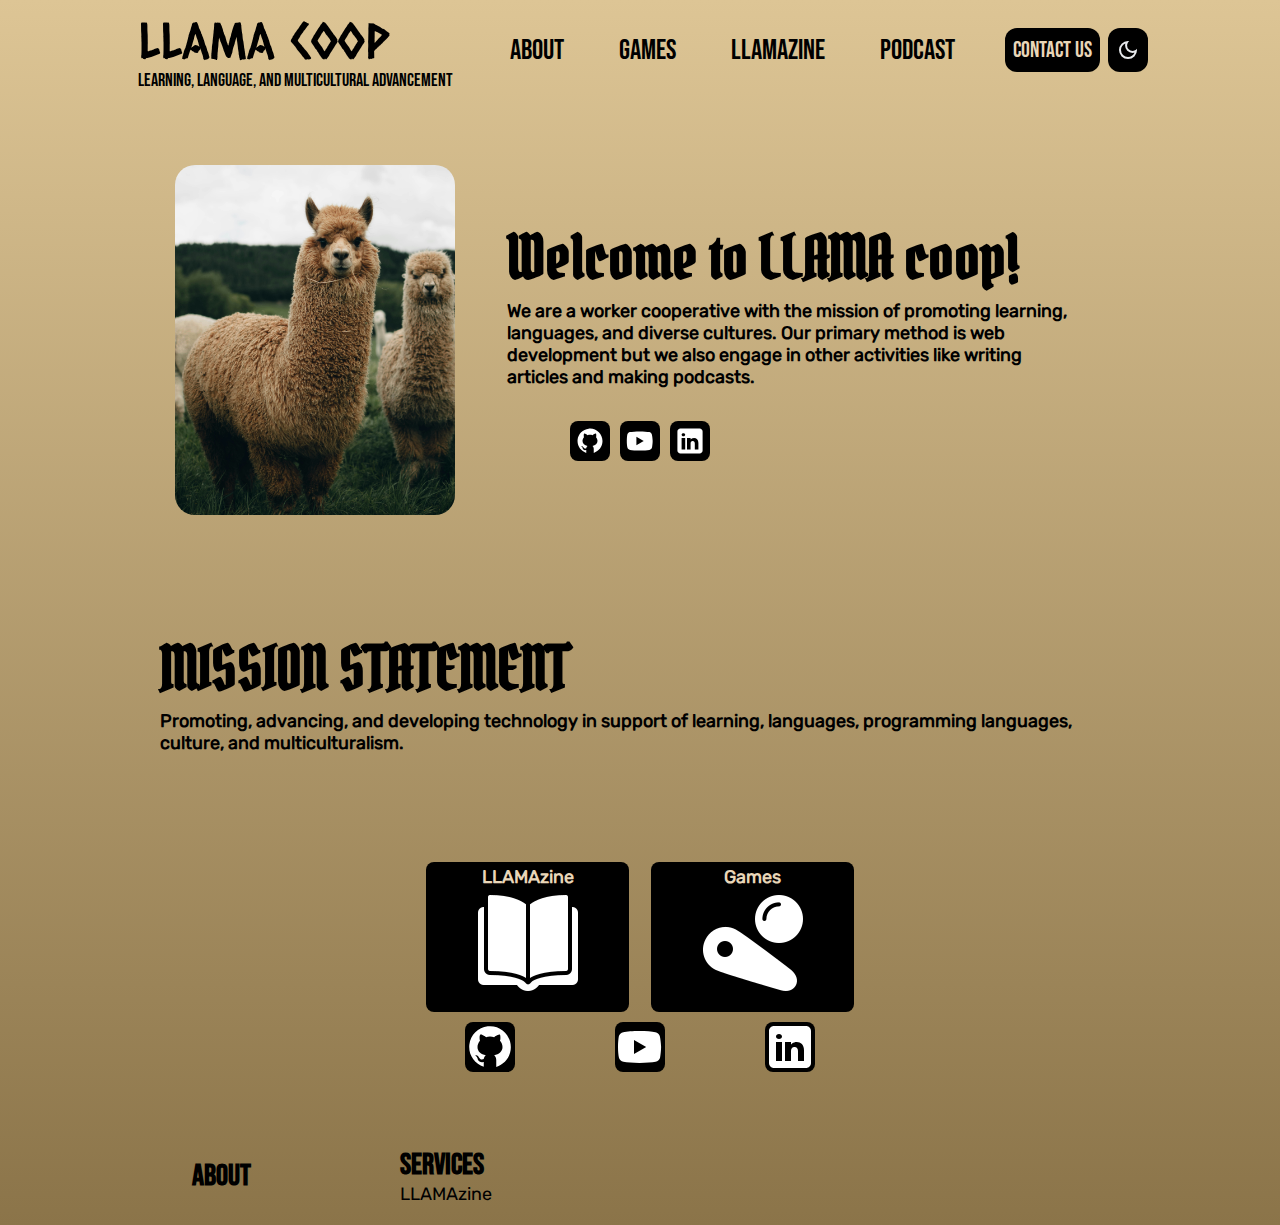
<file: index.html>
<!DOCTYPE html>
<html lang="en">
  <head>
    <meta charset="UTF-8" />
    <meta name="viewport" content="width=device-width, initial-scale=1.0" />
    <link rel="stylesheet" href="global.css" />

    <!-- Meta Description -->
    <meta
      name="description"
      content="Join LLAMA Coop and become part of a community that fosters language learning and multicultural advancement. Sign up today to promote diversity and cultural understanding!" />
    <!-- Keywords -->
    <meta
      name="keywords"
      content="LLAMA Coop, language learning, multicultural advancement, community, membership, diversity, cultural understanding, join cooperative" />
    <!-- Author -->
    <meta
      name="author"
      content="LLAMA Coop - Language Learning And Multicultural Advancement" />
    <!-- Open Graph Tags for Social Media -->
    <meta
      property="og:title"
      content="Join LLAMA Coop - Language Learning And Multicultural Advancement" />
    <meta
      property="og:description"
      content="Become a part of LLAMA Coop and join a community dedicated to language learning and multicultural advancement. Sign up today to promote diversity and cultural understanding!" />
    <meta property="og:type" content="website" />
    <meta property="og:url" content="https://llama.coop" />
    <meta property="og:image" content="/images/llama1.png" />
    <!-- Twitter Card Tags -->
    <meta name="twitter:card" content="summary_large_image" />
    <meta
      name="twitter:title"
      content="Join LLAMA Coop - Language Learning And Multicultural Advancement" />
    <meta
      name="twitter:description"
      content="Become a part of LLAMA Coop and join a community dedicated to language learning and multicultural advancement. Sign up today to promote diversity and cultural understanding!" />
    <meta name="twitter:image" content="/images/llama1.png" />
    <!-- Canonical Link -->
    <link rel="canonical" href="https://llama.coop" />

    <title>LLAMA Coop | Learning, Langugae And Multicultural Advancement</title>
  </head>

  <body>
    <header>
      <div class="headLogo">
        <a href="index.html">
          <h1>LLAMA Coop</h1>
          <p>Learning, Language, and Multicultural Advancement</p>
        </a>
      </div>
      <div>
        <nav>
          <a href="about.html">About</a>
          <a href="games.html">Games</a>
          <a href="zine.html">LLAMAzine</a>
          <a href="pod.html">Podcast</a>
        </nav>
      </div>
      <div class="headbtns">
        <button
          class="joinbtn"
          onclick="window.location.href='contactform.html'">
          Contact Us
        </button>
        <button data-theme-toggle>
          <img
            src="/images/light_mode_24dp_FILL0_wght400_GRAD0_opsz24.svg"
            id="themebtn" />
        </button>
        <button onclick="menuToggle()" class="hamMenu" id="menubtnbg">
          <img
            src="/images/menu_24dp_FILL0_wght400_GRAD0_opsz24.svg"
            id="menubtn" />
        </button>
      </div>
    </header>
    <main>
      <section class="section section1">
        <img src="images/josiah-farrow-lpxf698eF6s-unsplash.jpg" alt="Llama" />
        <!--https://unsplash.com/photos/two-brown-llamas-during-daytime-lpxf698eF6s-->
        <div class="section1_content">
          <div class="section1_text">
            <h2>Welcome to LLAMA coop!</h2>
            <p>
              We are a worker cooperative with the mission of promoting
              learning, languages, and diverse cultures. Our primary method is
              web development but we also engage in other activities like
              writing articles and making podcasts.
            </p>
          </div>
          <section id="introLinks">
            <!-- <div class="productsbtns">
              <a href="https://alpaca.llama.coop">Alpaca</a>
              <a href="https://llemur.llama.coop">Llemur</a>
            </div> -->
            <div class="mediabtns">
              <!-- <a href="#" class="instagram">
                <svg
                  xmlns="http://www.w3.org/2000/svg"
                  x="0px"
                  y="0px"
                  width="30"
                  height="30"
                  viewBox="0 0 30 30"
                >
                  <path
                    d="M 9.9980469 3 C 6.1390469 3 3 6.1419531 3 10.001953 L 3 20.001953 C 3 23.860953 6.1419531 27 10.001953 27 L 20.001953 27 C 23.860953 27 27 23.858047 27 19.998047 L 27 9.9980469 C 27 6.1390469 23.858047 3 19.998047 3 L 9.9980469 3 z M 22 7 C 22.552 7 23 7.448 23 8 C 23 8.552 22.552 9 22 9 C 21.448 9 21 8.552 21 8 C 21 7.448 21.448 7 22 7 z M 15 9 C 18.309 9 21 11.691 21 15 C 21 18.309 18.309 21 15 21 C 11.691 21 9 18.309 9 15 C 9 11.691 11.691 9 15 9 z M 15 11 A 4 4 0 0 0 11 15 A 4 4 0 0 0 15 19 A 4 4 0 0 0 19 15 A 4 4 0 0 0 15 11 z"
                  ></path>
                </svg>
              </a> -->
              <!-- <a href="#" class="X">
                <svg
                  xmlns="http://www.w3.org/2000/svg"
                  x="0px"
                  y="0px"
                  width="30"
                  height="30"
                  viewBox="0 0 50 50"
                >
                  <path
                    d="M 11 4 C 7.134 4 4 7.134 4 11 L 4 39 C 4 42.866 7.134 46 11 46 L 39 46 C 42.866 46 46 42.866 46 39 L 46 11 C 46 7.134 42.866 4 39 4 L 11 4 z M 13.085938 13 L 21.023438 13 L 26.660156 21.009766 L 33.5 13 L 36 13 L 27.789062 22.613281 L 37.914062 37 L 29.978516 37 L 23.4375 27.707031 L 15.5 37 L 13 37 L 22.308594 26.103516 L 13.085938 13 z M 16.914062 15 L 31.021484 35 L 34.085938 35 L 19.978516 15 L 16.914062 15 z"
                  ></path>
                </svg>
              </a> -->
              <a href="https://github.com/LLAMA-Coop" class="github">
                <svg
                  xmlns="http://www.w3.org/2000/svg"
                  x="0px"
                  y="0px"
                  width="30"
                  height="30"
                  viewBox="0 0 24 24">
                  <path
                    d="M10.9,2.1c-4.6,0.5-8.3,4.2-8.8,8.7c-0.6,5,2.5,9.3,6.9,10.7v-2.3c0,0-0.4,0.1-0.9,0.1c-1.4,0-2-1.2-2.1-1.9 c-0.1-0.4-0.3-0.7-0.6-1C5.1,16.3,5,16.3,5,16.2C5,16,5.3,16,5.4,16c0.6,0,1.1,0.7,1.3,1c0.5,0.8,1.1,1,1.4,1c0.4,0,0.7-0.1,0.9-0.2 c0.1-0.7,0.4-1.4,1-1.8c-2.3-0.5-4-1.8-4-4c0-1.1,0.5-2.2,1.2-3C7.1,8.8,7,8.3,7,7.6C7,7.2,7,6.6,7.3,6c0,0,1.4,0,2.8,1.3 C10.6,7.1,11.3,7,12,7s1.4,0.1,2,0.3C15.3,6,16.8,6,16.8,6C17,6.6,17,7.2,17,7.6c0,0.8-0.1,1.2-0.2,1.4c0.7,0.8,1.2,1.8,1.2,3 c0,2.2-1.7,3.5-4,4c0.6,0.5,1,1.4,1,2.3v3.3c4.1-1.3,7-5.1,7-9.5C22,6.1,16.9,1.4,10.9,2.1z"></path>
                </svg>
              </a>
              <a
                href="https://www.youtube.com/channel/UCuugeCsWVTxX2Tp2nbodzXQ"
                class="youtube">
                <svg
                  xmlns="http://www.w3.org/2000/svg"
                  x="0px"
                  y="0px"
                  width="30"
                  height="30"
                  viewBox="0 0 50 50">
                  <path
                    d="M 44.898438 14.5 C 44.5 12.300781 42.601563 10.699219 40.398438 10.199219 C 37.101563 9.5 31 9 24.398438 9 C 17.800781 9 11.601563 9.5 8.300781 10.199219 C 6.101563 10.699219 4.199219 12.199219 3.800781 14.5 C 3.398438 17 3 20.5 3 25 C 3 29.5 3.398438 33 3.898438 35.5 C 4.300781 37.699219 6.199219 39.300781 8.398438 39.800781 C 11.898438 40.5 17.898438 41 24.5 41 C 31.101563 41 37.101563 40.5 40.601563 39.800781 C 42.800781 39.300781 44.699219 37.800781 45.101563 35.5 C 45.5 33 46 29.398438 46.101563 25 C 45.898438 20.5 45.398438 17 44.898438 14.5 Z M 19 32 L 19 18 L 31.199219 25 Z"></path>
                </svg>
              </a>
              <a
                href="https://www.linkedin.com/company/llamacoop"
                class="linkedin">
                <svg
                  xmlns="http://www.w3.org/2000/svg"
                  x="0px"
                  y="0px"
                  width="100"
                  height="100"
                  viewBox="0 0 50 50">
                  <path
                    d="M41,4H9C6.24,4,4,6.24,4,9v32c0,2.76,2.24,5,5,5h32c2.76,0,5-2.24,5-5V9C46,6.24,43.76,4,41,4z M17,20v19h-6V20H17z M11,14.47c0-1.4,1.2-2.47,3-2.47s2.93,1.07,3,2.47c0,1.4-1.12,2.53-3,2.53C12.2,17,11,15.87,11,14.47z M39,39h-6c0,0,0-9.26,0-10 c0-2-1-4-3.5-4.04h-0.08C27,24.96,26,27.02,26,29c0,0.91,0,10,0,10h-6V20h6v2.56c0,0,1.93-2.56,5.81-2.56 c3.97,0,7.19,2.73,7.19,8.26V39z"></path>
                </svg>
              </a>
            </div>
          </section>
        </div>
      </section>
      <section class="section section2">
        <div>
          <h2>MISSION STATEMENT</h2>
          <p>
            Promoting, advancing, and developing technology in support of
            learning, languages, programming languages, culture, and
            multiculturalism.
          </p>
        </div>
      </section>
      <section class="section section3">
        <!-- <div class="section-para">
          <h2>Membership benefits</h2>
          <ul>
            <li>1. Portfolio on Company site 🖥️</li>
            <li>2. Get patronage 💸</li>
            <li>3. Global interactions 🌎</li>
            <li>4. Exclusive insider content ✨</li>
          </ul>
        </div> -->
        <div class="section-links">
          <div class="venture-links">
            <section>
              <p>LLAMAzine</p>
              <a href="zine.html">
                <img
                  src="/images/icons8-literature-100.png"
                  alt="LLAMAzine"
                  class="linkimg" />
              </a>
            </section>
            <section>
              <p>Games</p>
              <a href="games.html">
                <img
                  src="/images/icons8-arcade-100.png"
                  alt="Mini-Games by LLAMA" />
              </a>
            </section>
          </div>
          <div class="social-links">
            <!-- <section>
              <a href="#" class="instagram">
                <svg
                  xmlns="http://www.w3.org/2000/svg"
                  x="0px"
                  y="0px"
                  viewBox="0 0 30 30"
                >
                  <path
                    d="M 9.9980469 3 C 6.1390469 3 3 6.1419531 3 10.001953 L 3 20.001953 C 3 23.860953 6.1419531 27 10.001953 27 L 20.001953 27 C 23.860953 27 27 23.858047 27 19.998047 L 27 9.9980469 C 27 6.1390469 23.858047 3 19.998047 3 L 9.9980469 3 z M 22 7 C 22.552 7 23 7.448 23 8 C 23 8.552 22.552 9 22 9 C 21.448 9 21 8.552 21 8 C 21 7.448 21.448 7 22 7 z M 15 9 C 18.309 9 21 11.691 21 15 C 21 18.309 18.309 21 15 21 C 11.691 21 9 18.309 9 15 C 9 11.691 11.691 9 15 9 z M 15 11 A 4 4 0 0 0 11 15 A 4 4 0 0 0 15 19 A 4 4 0 0 0 19 15 A 4 4 0 0 0 15 11 z"
                  ></path>
                </svg>
              </a>
            </section> -->
            <!-- <section>
              <a href="#" class="X">
                <svg
                  xmlns="http://www.w3.org/2000/svg"
                  x="0px"
                  y="0px"
                  viewBox="0 0 50 50"
                >
                  <path
                    d="M 11 4 C 7.134 4 4 7.134 4 11 L 4 39 C 4 42.866 7.134 46 11 46 L 39 46 C 42.866 46 46 42.866 46 39 L 46 11 C 46 7.134 42.866 4 39 4 L 11 4 z M 13.085938 13 L 21.023438 13 L 26.660156 21.009766 L 33.5 13 L 36 13 L 27.789062 22.613281 L 37.914062 37 L 29.978516 37 L 23.4375 27.707031 L 15.5 37 L 13 37 L 22.308594 26.103516 L 13.085938 13 z M 16.914062 15 L 31.021484 35 L 34.085938 35 L 19.978516 15 L 16.914062 15 z"
                  ></path>
                </svg>
              </a>
            </section> -->
            <section>
              <a href="https://github.com/LLAMA-Coop" class="github">
                <svg
                  xmlns="http://www.w3.org/2000/svg"
                  x="0px"
                  y="0px"
                  width="30"
                  height="30"
                  viewBox="0 0 24 24">
                  <path
                    d="M10.9,2.1c-4.6,0.5-8.3,4.2-8.8,8.7c-0.6,5,2.5,9.3,6.9,10.7v-2.3c0,0-0.4,0.1-0.9,0.1c-1.4,0-2-1.2-2.1-1.9 c-0.1-0.4-0.3-0.7-0.6-1C5.1,16.3,5,16.3,5,16.2C5,16,5.3,16,5.4,16c0.6,0,1.1,0.7,1.3,1c0.5,0.8,1.1,1,1.4,1c0.4,0,0.7-0.1,0.9-0.2 c0.1-0.7,0.4-1.4,1-1.8c-2.3-0.5-4-1.8-4-4c0-1.1,0.5-2.2,1.2-3C7.1,8.8,7,8.3,7,7.6C7,7.2,7,6.6,7.3,6c0,0,1.4,0,2.8,1.3 C10.6,7.1,11.3,7,12,7s1.4,0.1,2,0.3C15.3,6,16.8,6,16.8,6C17,6.6,17,7.2,17,7.6c0,0.8-0.1,1.2-0.2,1.4c0.7,0.8,1.2,1.8,1.2,3 c0,2.2-1.7,3.5-4,4c0.6,0.5,1,1.4,1,2.3v3.3c4.1-1.3,7-5.1,7-9.5C22,6.1,16.9,1.4,10.9,2.1z"></path>
                </svg>
              </a>
            </section>
            <section>
              <a
                href="https://www.youtube.com/channel/UCuugeCsWVTxX2Tp2nbodzXQ"
                class="youtube">
                <svg
                  xmlns="http://www.w3.org/2000/svg"
                  x="0px"
                  y="0px"
                  width="30"
                  height="30"
                  viewBox="0 0 50 50">
                  <path
                    d="M 44.898438 14.5 C 44.5 12.300781 42.601563 10.699219 40.398438 10.199219 C 37.101563 9.5 31 9 24.398438 9 C 17.800781 9 11.601563 9.5 8.300781 10.199219 C 6.101563 10.699219 4.199219 12.199219 3.800781 14.5 C 3.398438 17 3 20.5 3 25 C 3 29.5 3.398438 33 3.898438 35.5 C 4.300781 37.699219 6.199219 39.300781 8.398438 39.800781 C 11.898438 40.5 17.898438 41 24.5 41 C 31.101563 41 37.101563 40.5 40.601563 39.800781 C 42.800781 39.300781 44.699219 37.800781 45.101563 35.5 C 45.5 33 46 29.398438 46.101563 25 C 45.898438 20.5 45.398438 17 44.898438 14.5 Z M 19 32 L 19 18 L 31.199219 25 Z"></path>
                </svg>
              </a>
            </section>
            <section>
              <a
                href="https://www.linkedin.com/company/llamacoop"
                class="linkedin">
                <svg
                  xmlns="http://www.w3.org/2000/svg"
                  x="0px"
                  y="0px"
                  viewBox="0 0 50 50">
                  <path
                    d="M41,4H9C6.24,4,4,6.24,4,9v32c0,2.76,2.24,5,5,5h32c2.76,0,5-2.24,5-5V9C46,6.24,43.76,4,41,4z M17,20v19h-6V20H17z M11,14.47c0-1.4,1.2-2.47,3-2.47s2.93,1.07,3,2.47c0,1.4-1.12,2.53-3,2.53C12.2,17,11,15.87,11,14.47z M39,39h-6c0,0,0-9.26,0-10 c0-2-1-4-3.5-4.04h-0.08C27,24.96,26,27.02,26,29c0,0.91,0,10,0,10h-6V20h6v2.56c0,0,1.93-2.56,5.81-2.56 c3.97,0,7.19,2.73,7.19,8.26V39z"></path>
                </svg>
              </a>
            </section>
            <!-- <section>
              <a href="#" class="facebook">
                <svg
                  xmlns="http://www.w3.org/2000/svg"
                  x="0px"
                  y="0px"
                  viewBox="0 0 50 50"
                >
                  <path
                    d="M41,4H9C6.24,4,4,6.24,4,9v32c0,2.76,2.24,5,5,5h32c2.76,0,5-2.24,5-5V9C46,6.24,43.76,4,41,4z M37,19h-2c-2.14,0-3,0.5-3,2 v3h5l-1,5h-4v15h-5V29h-4v-5h4v-3c0-4,2-7,6-7c2.9,0,4,1,4,1V19z"
                  ></path>
                </svg>
              </a>
            </section> -->
          </div>
        </div>
      </section>
    </main>

    <footer>
      <!-- <div class="newsletterform">
        <h2>Subscribe to our Newletter</h2>
        <form>
          <input
            type="email"
            id="mail_input"
            placeholder="johndoe@llama.coop"
          />
          <input type="submit" id="submitbtn" value="+" />
        </form>
        <div class="copyright">
          © Learning Language And Multicultural Advancement LLC 2024
        </div>
      </div> -->
      <div class="footerlinks">
        <div class="Col">
          <a href="about.html"><h3>About</h3></a>
          <!-- <a href="#">Members</a>
          <a href="#">Projects</a>
          <a href="#">Motive</a> -->
        </div>
        <div class="Col">
          <h3>Services</h3>
          <a href="zine.html">LLAMAzine</a>
          <!-- <a href="#">Alpaca</a>
          <a href="#">Llemur</a> -->
        </div>
      </div>
    </footer>

    <div id="sideMenu">
      <a href="contactform.html">Contact Us</a>
      <a href="about.html">About</a>
      <a href="games.html">Games</a>
      <a href="zine.html">LLAMAzine</a>
      <a href="pod.html">Llamapod</a>
      <img src="/images/llama3.png" id="menullama" />
    </div>

    <script src="theme.js"></script>
    <script src="menu.js"></script>
  </body>
</html>
</file>
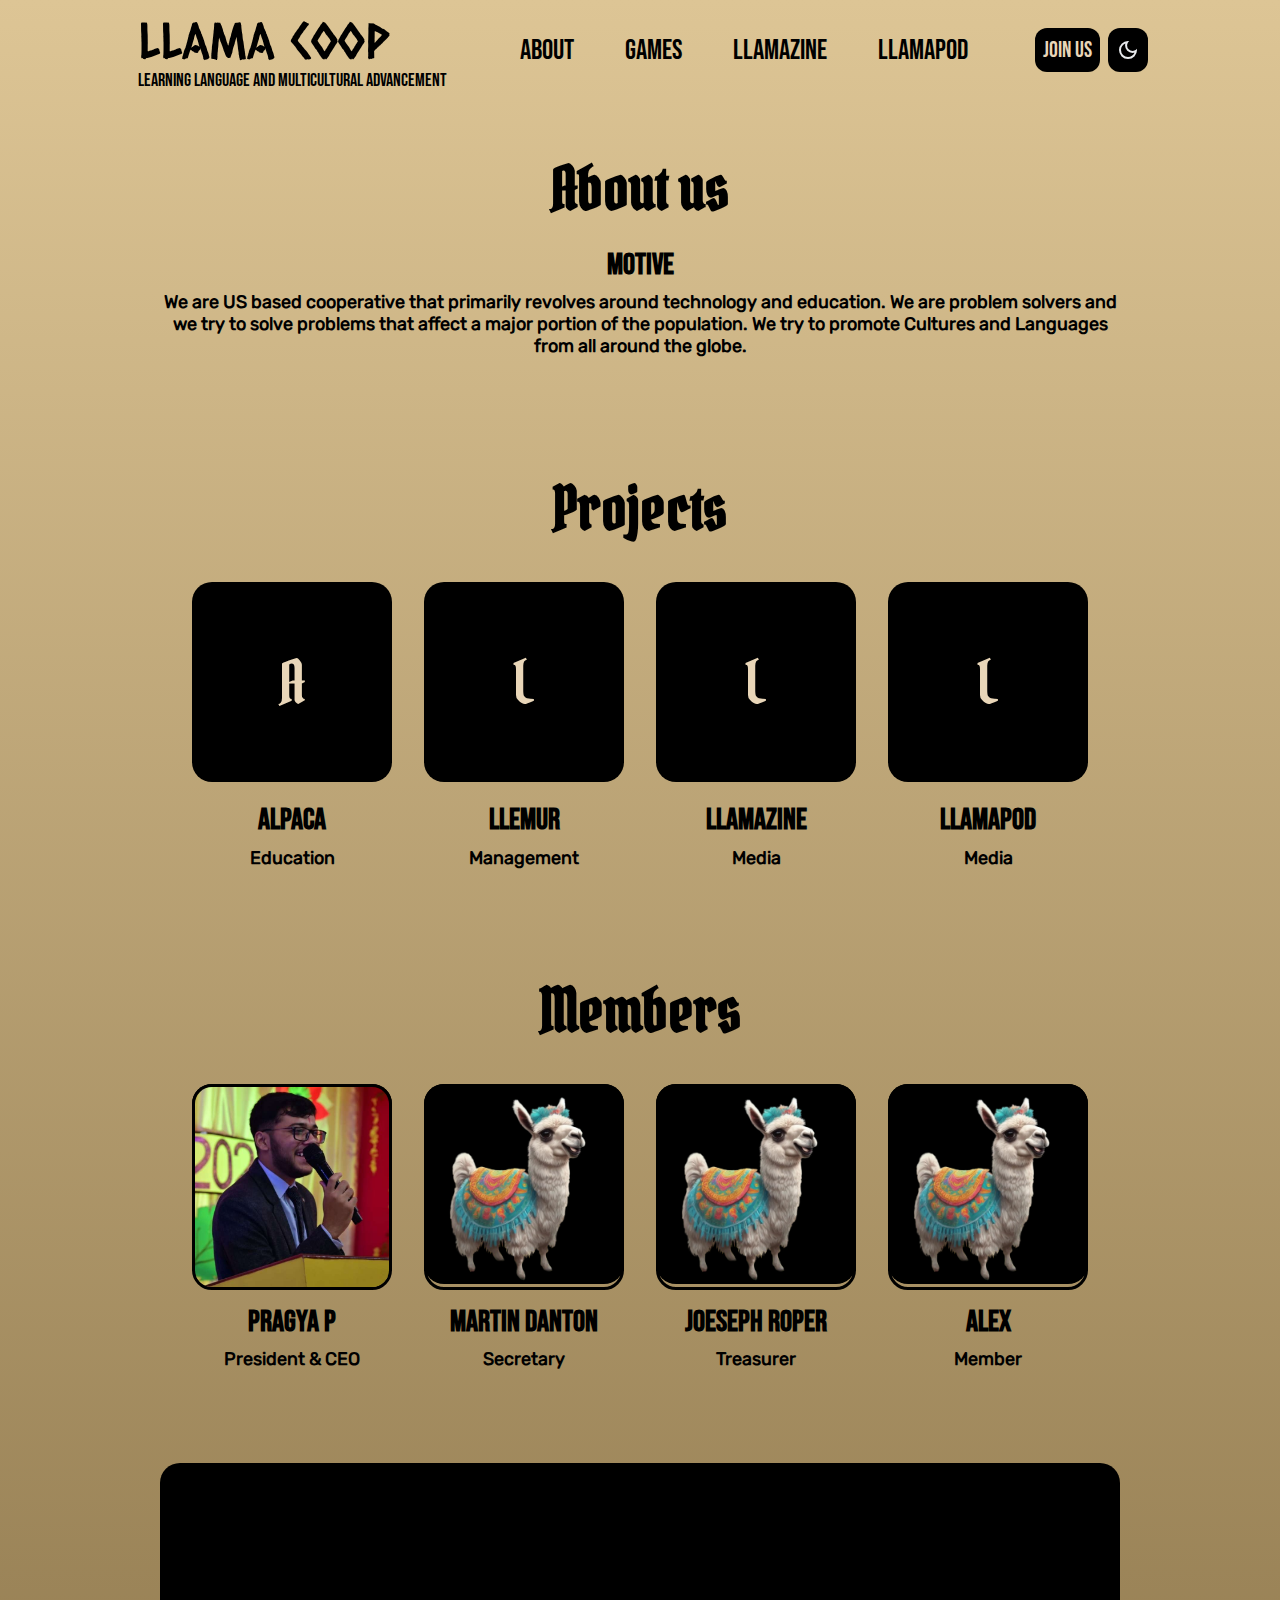
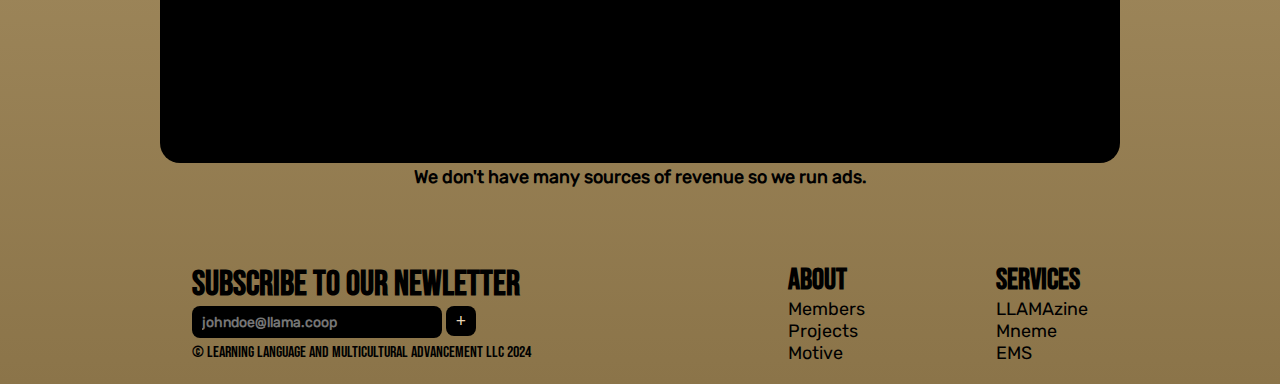
<file: about.html>
<!DOCTYPE html>
<html lang="en">

<head>
    <meta charset="UTF-8">
    <meta name="viewport" content="width=device-width, initial-scale=1.0">
    <link rel="stylesheet" href="global.css">
    <link rel="stylesheet" href="games.css">
    <title>About | Learning, Langugae And Multicultural Advancement</title>
</head>

<body>
    <header>
        <div class="headLogo">
            <a href="index.html">
                <h1>LLAMA Coop</h1>
                <p>Learning Language And Multicultural Advancement</p>
            </a>
        </div>
        <div>
            <nav>
                <a href="about.html">About</a>
                <a href="games.html">Games</a>
                <a href="zine.html">Llamazine</a>
                <a href="pod.html">Llamapod</a>
            </nav>
        </div>
        <div class="headbtns">
            <button class="joinbtn" onclick="window.location.href='membershipform.html'">Join Us</button>
            <button data-theme-toggle><img src="/images/light_mode_24dp_FILL0_wght400_GRAD0_opsz24.svg"
                    id="themebtn"></button>
            <button onclick="menuToggle()" class="hamMenu" id="menubtnbg"><img
                    src="/images/menu_24dp_FILL0_wght400_GRAD0_opsz24.svg" id="menubtn"></button>
        </div>
    </header>

    <main>
        <section class="section section1">
            <div>
                <h2>About us</h2>
                <h3>Motive</h3>
                <p>We are US based cooperative that primarily revolves around technology and education. We are problem solvers and we try to solve problems that affect a major portion of the population. We try to promote Cultures and Languages from all around the globe.</p>
            </div>
        </section>
        <section class="section section2 cards-section">
            <h2>Projects</h2>
            <div class="cards">
                <div class="card project">
                    <a href="https://joedev.xyz/mneme" target="_blank">A</a>
                    <h3>Alpaca</h3>
                    <p>Education</p>
                </div>
                <div class="card project">
                    <a href="https://llama.coop/llemur" target="_blank">L</a>
                    <h3>LLemur</h3>
                    <p>Management</p>
                </div>
                <div class="card project">
                    <a href="zine.html">L</a>
                    <h3>LLAMAzine</h3>
                    <p>Media</p>
                </div>
                <div class="card project">
                    <a href="pod.html">L</a>
                    <h3>LLAMApod</h3>
                    <p>Media</p>
                </div>
            </div>
        </section>

        <section class="section section2 cards-section">
            <h2>Members</h2>
            <div class="cards">
                <div class="card member">
                    <a href="https://kiztbz.xyz/"><img src="/images/president.jpg" alt="Pragya P a.k.a kiztbz - President and CEO of LLAMA coop"></a>
                    <h3>Pragya P</h3>
                    <p>President & CEO</p>
                </div>
                <div class="card member">
                    <a href="#"><img src="/images/llama1.png" alt="Martin Danton a.k.a mart1d4 - Secretary of LLAMA coop"></a>
                    <h3>Martin Danton</h3>
                    <p>Secretary</p>
                </div>
                <div class="card member">
                    <a href="https://joedev.xyz/"><img src="/images/llama1.png" alt="Joeseph Roper a.k.a joewrotehaikus - Treasurer of LLAMA coop"></a>
                    <h3>Joeseph Roper</h3>
                    <p>Treasurer</p>
                </div>
                <div class="card member">
                    <a href="#"><img src="/images/llama1.png" alt="Alexis a.k.a hmtici - member of LLAMA Coop"></a>
                    <h3>Alex</h3>
                    <p>Member</p>
                </div>
            </div>
        </section>
        
        <section class="section section3">
            <!--ADVERTS-->
            <div class="ad"></div>
            <p class="adpara">We don't have many sources of revenue so we run ads.</p>
        </section>
    </main>

    <footer>
        <div class="newsletterform">
            <h2>Subscribe to our Newletter</h2>
            <form>
                <input type="email" id="mail_input" placeholder="johndoe@llama.coop">
                <input type="submit" id="submitbtn" value="+">
            </form>
            <div class="copyright">© Learning Language And Multicultural Advancement LLC 2024</div>
        </div>
        <div class="footerlinks">
            <div class="Col">
                <h3>About</h3>
                <a href="#">Members</a>
                <a href="#">Projects</a>
                <a href="#">Motive</a>
            </div>
            <div class="Col">
                <h3>Services</h3>
                <a href="zine.html">LLAMAzine</a>
                <a href="#">Mneme</a>
                <a href="#">EMS</a>
            </div>
        </div>
    </footer>

    <div id="sideMenu">
        <a href="membershipform.html">Join Us</a>
        <a href="about.html">About</a>
        <a href="games.html">Games</a>
        <a href="zine.html">LLAMAzine</a>
        <a href="pod.html">Llamapod</a>
        <img src="/images/llama3.png" id="menullama">
    </div>

    <script src="theme.js"></script>
    <script src="menu.js"></script>
</body>

</html>
</file>
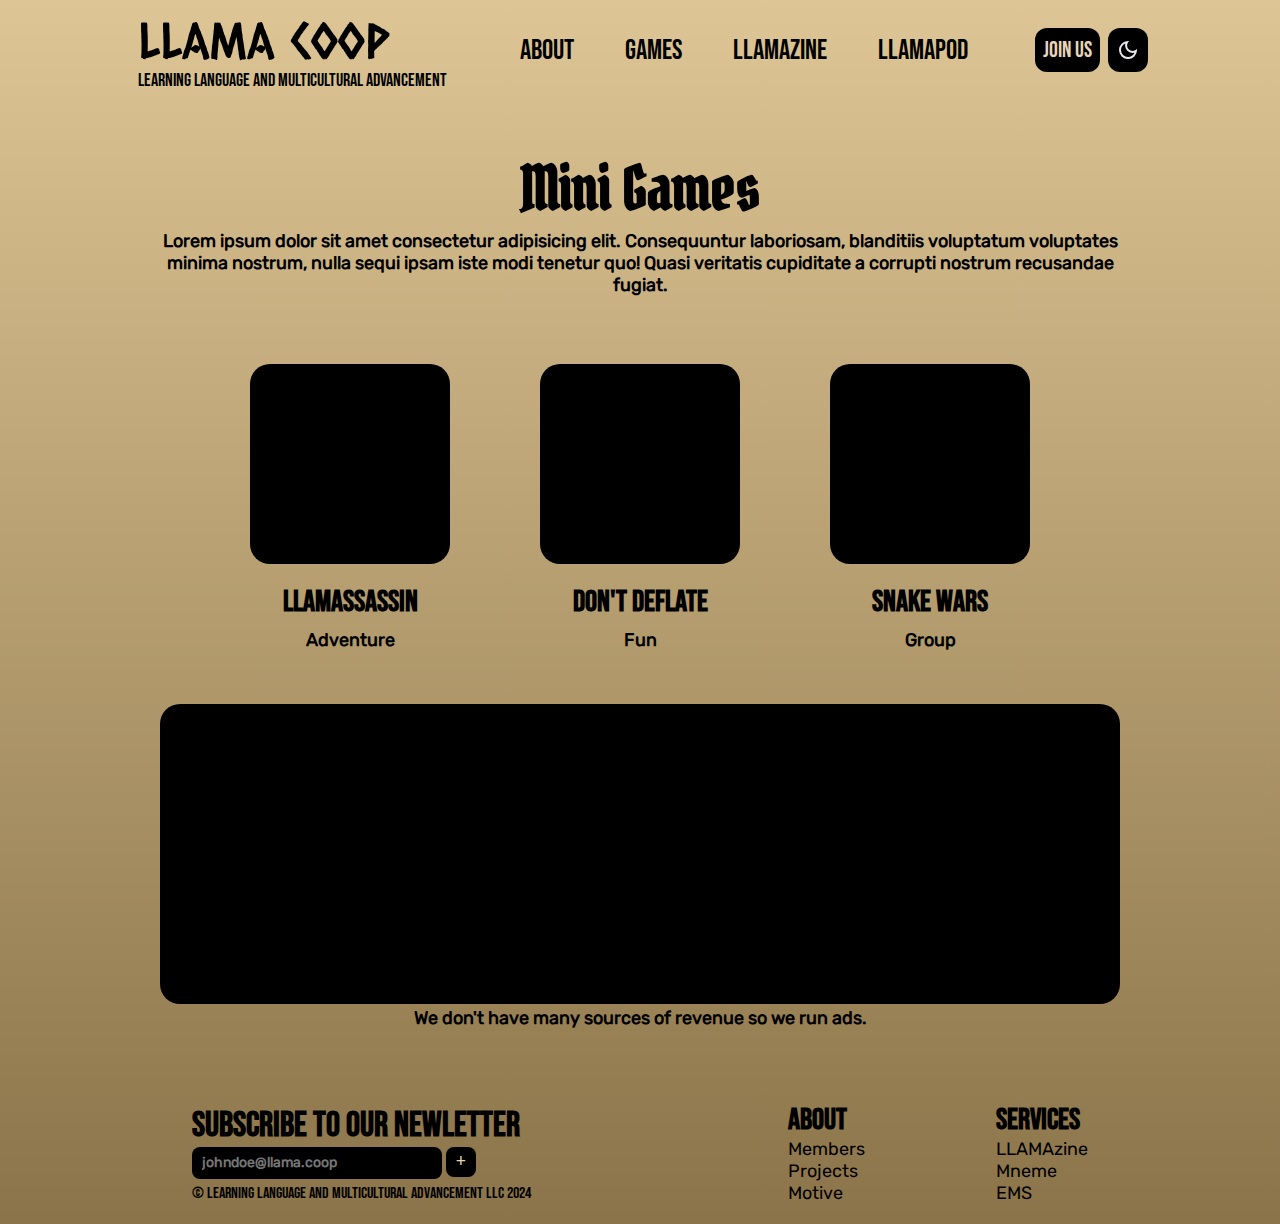
<file: games.html>
<!DOCTYPE html>
<html lang="en">

<head>
    <meta charset="UTF-8">
    <meta name="viewport" content="width=device-width, initial-scale=1.0">
    <link rel="stylesheet" href="global.css">
    <link rel="stylesheet" href="games.css">
    <title>Games | Learning, Langugae And Multicultural Advancement</title>
</head>

<body>
    <header>
        <div class="headLogo">
            <a href="index.html">
                <h1>LLAMA Coop</h1>
                <p>Learning Language And Multicultural Advancement</p>
            </a>
        </div>
        <div>
            <nav>
                <a href="about.html">About</a>
                <a href="games.html">Games</a>
                <a href="zine.html">Llamazine</a>
                <a href="pod.html">Llamapod</a>
            </nav>
        </div>
        <div class="headbtns">
            <button class="joinbtn" onclick="window.location.href='membershipform.html'">Join Us</button>
            <button data-theme-toggle><img src="/images/light_mode_24dp_FILL0_wght400_GRAD0_opsz24.svg"
                    id="themebtn"></button>
            <button onclick="menuToggle()" class="hamMenu" id="menubtnbg"><img
                    src="/images/menu_24dp_FILL0_wght400_GRAD0_opsz24.svg" id="menubtn"></button>
        </div>
    </header>

    <main>  
        <section class="section section1">
            <div>
                <h2>Mini Games</h2>
                <p>Lorem ipsum dolor sit amet consectetur adipisicing elit. Consequuntur laboriosam, blanditiis
                    voluptatum voluptates minima nostrum, nulla sequi ipsam iste modi tenetur quo! Quasi veritatis
                    cupiditate a corrupti nostrum recusandae fugiat.</p>
            </div>
        </section>
        <section class="section section2">
            <div class="cards">
                <div class="card">
                    <a href="#"><img src="/images/icons8-arcade-100.png"></a>
                    <h3>Llamassassin</h3>
                    <p>Adventure</p>
                </div>
                <div class="card">
                    <a href="#"><img src="/images/icons8-arcade-100.png"></a>
                    <h3>Don't deflate</h3>
                    <p>Fun</p>
                </div>
                <div class="card">
                    <a href="#"><img src="/images/icons8-arcade-100.png"></a>
                    <h3>Snake wars</h3>
                    <p>Group</p>
                </div>
            </div>
        </section>
        <section class="section section3">
            <!--ADVERTS-->
            <div class="ad"></div>
            <p class="adpara">We don't have many sources of revenue so we run ads.</p>
        </section>
    </main>

    <footer>
        <div class="newsletterform">
            <h2>Subscribe to our Newletter</h2>
            <form>
                <input type="email" id="mail_input" placeholder="johndoe@llama.coop">
                <input type="submit" id="submitbtn" value="+">
            </form>
            <div class="copyright">© Learning Language And Multicultural Advancement LLC 2024</div>
        </div>
        <div class="footerlinks">
            <div class="Col">
                <h3>About</h3>
                <a href="#">Members</a>
                <a href="#">Projects</a>
                <a href="#">Motive</a>
            </div>
            <div class="Col">
                <h3>Services</h3>
                <a href="zine.html">LLAMAzine</a>
                <a href="#">Mneme</a>
                <a href="#">EMS</a>
            </div>
        </div>
    </footer>

    <div id="sideMenu">
        <a href="membershipform.html">Join Us</a>
        <a href="about.html">About</a>
        <a href="games.html">Games</a>
        <a href="zine.html">LLAMAzine</a>
        <img src="/images/llama3.png" id="menullama">
    </div>

    <script src="theme.js"></script>
    <script src="menu.js"></script>
</body>

</html>
</file>
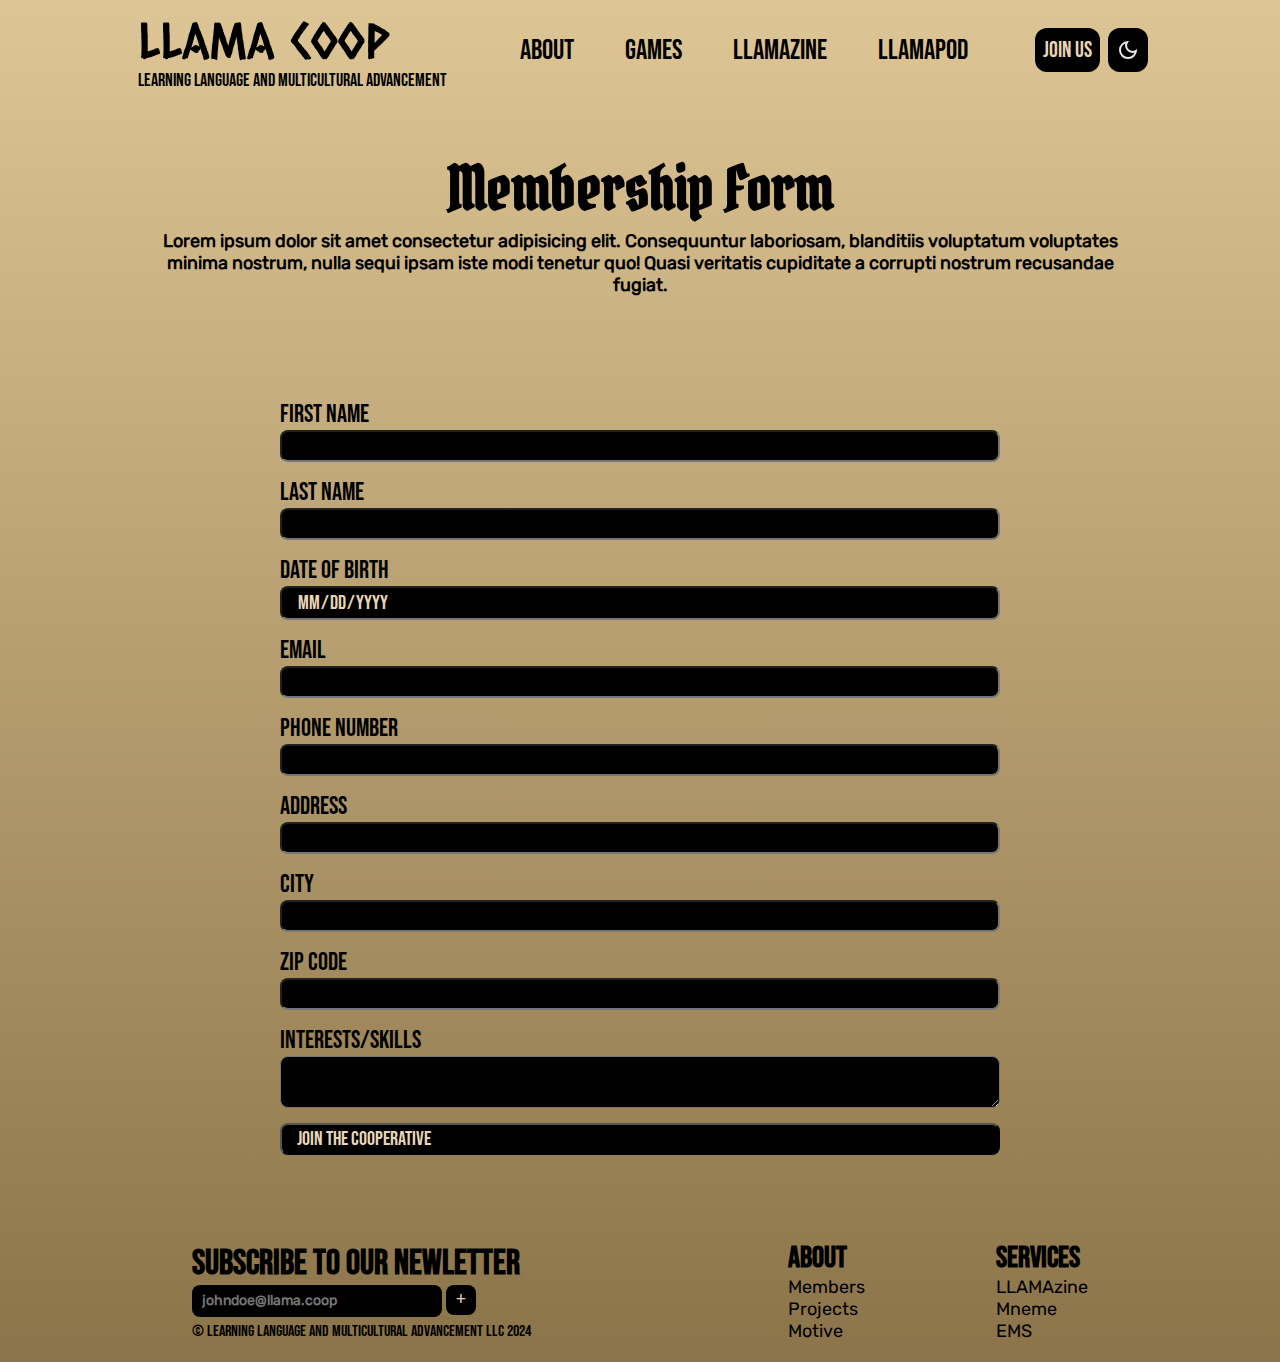
<file: membershipform.html>
<!DOCTYPE html>
<html lang="en">

<head>
    <meta charset="UTF-8">
    <meta name="viewport" content="width=device-width, initial-scale=1.0">
    <link rel="stylesheet" href="global.css">
    <link rel="stylesheet" href="games.css">

    <meta name="description"
        content="Join LLAMA Coop and become part of a community that empowers members through shared resources and collective efforts. Sign up today to make a difference!">
    <meta name="keywords"
        content="cooperative, community, membership, shared resources, collective efforts, join cooperative, empower community">
    <meta name="author" content="LLAMA LLC">

    <meta property="og:title" content="Join Us - Learning, Langugae And Multicultural Advancement">
    <meta property="og:description"
        content="Become a part of our cooperative and join a community that values shared resources and collective efforts. Sign up today and make an impact!">
    <meta property="og:type" content="website">
    <meta property="og:url" content="https://llama.coop">
    <meta property="og:image" content="/images/llama1.png">

    <meta name="twitter:card" content="summary_large_image">
    <meta name="twitter:title" content="Join Us - Learning, Langugae And Multicultural Advancement">
    <meta name="twitter:description"
        content="Become a part of our cooperative and join a community that values shared resources and collective efforts. Sign up today and make an impact!">
    <meta name="twitter:image" content="/images/llama1.png">

    <link rel="canonical" href="https://llama.coop">



    <title>Join Us | Learning, Langugae And Multicultural Advancement</title>
</head>

<body>
    <header>
        <div class="headLogo">
            <a href="index.html">
                <h1>LLAMA Coop</h1>
                <p>Learning Language And Multicultural Advancement</p>
            </a>
        </div>
        <div>
            <nav>
                <a href="about.html">About</a>
                <a href="games.html">Games</a>
                <a href="zine.html">Llamazine</a>
                <a href="pod.html">Llamapod</a>
            </nav>
        </div>
        <div class="headbtns">
            <button class="joinbtn" onclick="window.location.href='membershipform.html'">Join Us</button>
            <button data-theme-toggle><img src="/images/light_mode_24dp_FILL0_wght400_GRAD0_opsz24.svg"
                    id="themebtn"></button>
            <button onclick="menuToggle()" class="hamMenu" id="menubtnbg"><img
                    src="/images/menu_24dp_FILL0_wght400_GRAD0_opsz24.svg" id="menubtn"></button>
        </div>
    </header>

    <main>
        <section class="section section1">
            <div>
                <h2>Membership Form</h2>
                <p>Lorem ipsum dolor sit amet consectetur adipisicing elit. Consequuntur laboriosam, blanditiis
                    voluptatum voluptates minima nostrum, nulla sequi ipsam iste modi tenetur quo! Quasi veritatis
                    cupiditate a corrupti nostrum recusandae fugiat.</p>
            </div>
        </section>
        <section class="section section3">
            <form action="/submit-membership" method="post" id="membershipform">
                <!-- Personal Information -->
                <label for="firstName">First Name</label>
                <input type="text" id="firstName" name="firstName" required>

                <label for="lastName">Last Name</label>
                <input type="text" id="lastName" name="lastName" required>

                <label for="dob">Date of Birth</label>
                <input type="date" id="dob" name="dob" required>

                <!-- Contact Information -->
                <label for="email">Email</label>
                <input type="email" id="email" name="email" required>

                <label for="phone">Phone Number</label>
                <input type="tel" id="phone" name="phone" required>

                <label for="address">Address</label>
                <input type="text" id="address" name="address" required>

                <label for="city">City</label>
                <input type="text" id="city" name="city" required>


                <label for="zip">ZIP Code</label>
                <input type="text" id="zip" name="zip" required>

                <!-- Additional Information -->
                <label for="interests">Interests/Skills</label>
                <textarea id="interests" name="interests"></textarea>

                <!-- Submit Button -->
                <button type="submit">Join the Cooperative</button>
            </form>
        </section>
    </main>

    <footer>
        <div class="newsletterform">
            <h2>Subscribe to our Newletter</h2>
            <form>
                <input type="email" id="mail_input" placeholder="johndoe@llama.coop">
                <input type="submit" id="submitbtn" value="+">
            </form>
            <div class="copyright">© Learning Language And Multicultural Advancement LLC 2024</div>
        </div>
        <div class="footerlinks">
            <div class="Col">
                <h3>About</h3>
                <a href="#">Members</a>
                <a href="#">Projects</a>
                <a href="#">Motive</a>
            </div>
            <div class="Col">
                <h3>Services</h3>
                <a href="zine.html">LLAMAzine</a>
                <a href="#">Mneme</a>
                <a href="#">EMS</a>
            </div>
        </div>
    </footer>

    <div id="sideMenu">
        <a href="membershipform.html">Join Us</a>
        <a href="about.html">About</a>
        <a href="games.html">Games</a>
        <a href="zine.html">LLAMAzine</a>
        <a href="pod.html">Llamapod</a>
        <img src="/images/llama3.png" id="menullama">
    </div>

    <script src="theme.js"></script>
    <script src="menu.js"></script>
</body>

</html>
</file>
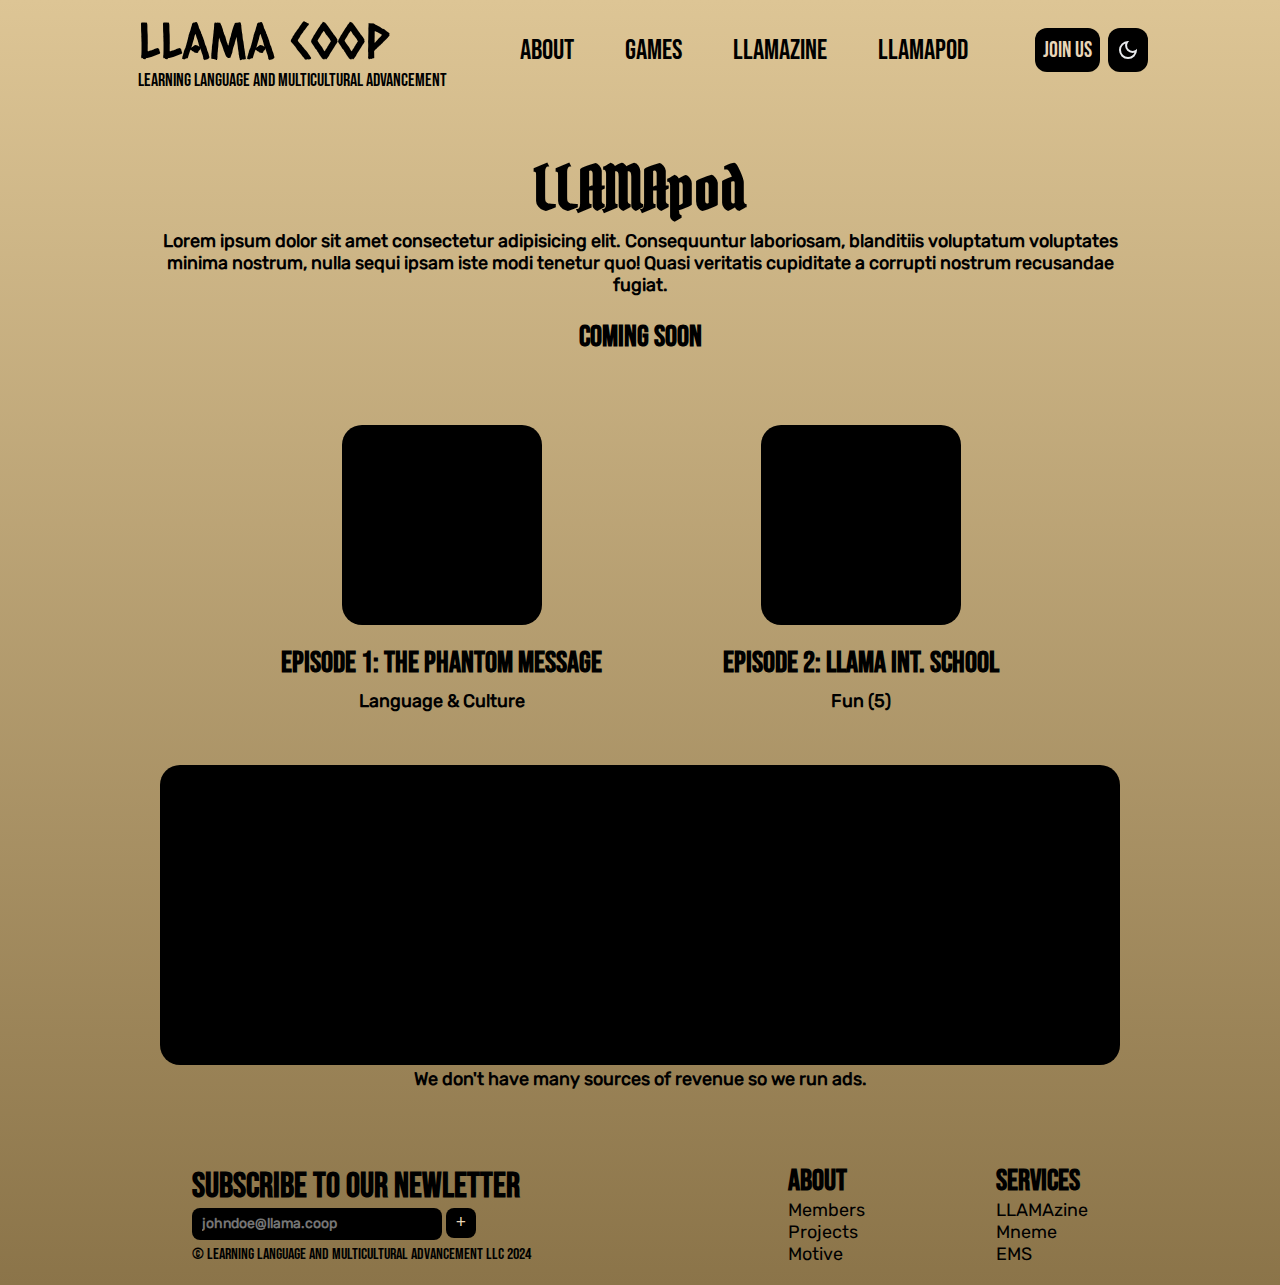
<file: pod.html>
<!DOCTYPE html>
<html lang="en">

<head>
    <meta charset="UTF-8">
    <meta name="viewport" content="width=device-width, initial-scale=1.0">
    <link rel="stylesheet" href="global.css">
    <link rel="stylesheet" href="games.css">
    <title>LLAMAzine | Learning, Langugae And Multicultural Advancement</title>
</head>

<body>
    <header>
        <div class="headLogo">
            <a href="index.html">
                <h1>LLAMA Coop</h1>
                <p>Learning Language And Multicultural Advancement</p>
            </a>
        </div>
        <div>
            <nav>
                <a href="about.html">About</a>
                <a href="games.html">Games</a>
                <a href="zine.html">Llamazine</a>
                <a href="pod.html">Llamapod</a>
            </nav>
        </div>
        <div class="headbtns">
            <button class="joinbtn" onclick="window.location.href='membershipform.html'">Join Us</button>
            <button data-theme-toggle><img src="/images/light_mode_24dp_FILL0_wght400_GRAD0_opsz24.svg"
                    id="themebtn"></button>
            <button onclick="menuToggle()" class="hamMenu" id="menubtnbg"><img
                    src="/images/menu_24dp_FILL0_wght400_GRAD0_opsz24.svg" id="menubtn"></button>
        </div>
    </header>

    <main>
        <section class="section section1">
            <div>
                <h2>LLAMApod</h2>
                <p>Lorem ipsum dolor sit amet consectetur adipisicing elit. Consequuntur laboriosam, blanditiis
                    voluptatum voluptates minima nostrum, nulla sequi ipsam iste modi tenetur quo! Quasi veritatis
                    cupiditate a corrupti nostrum recusandae fugiat.</p>
                <h3>Coming Soon</h3>
            </div>
        </section>
        <section class="section section2">
            <div class="cards">
                <div class="card">
                    <a href="#"><img src="/images/icons8-arcade-100.png"></a>
                    <h3>Episode 1: The Phantom Message</h3>
                    <p>Language & Culture</p>
                </div>
                <div class="card">
                    <a href="#"><img src="/images/icons8-arcade-100.png"></a>
                    <h3>Episode 2: LLAMA Int. School</h3>
                    <p>Fun (5)</p>
                </div>
            </div>
        </section>
        <section class="section section3">
            <!--ADVERTS-->
            <div class="ad"></div>
            <p class="adpara">We don't have many sources of revenue so we run ads.</p>
        </section>
    </main>

    <footer>
        <div class="newsletterform">
            <h2>Subscribe to our Newletter</h2>
            <form>
                <input type="email" id="mail_input" placeholder="johndoe@llama.coop">
                <input type="submit" id="submitbtn" value="+">
            </form>
            <div class="copyright">© Learning Language And Multicultural Advancement LLC 2024</div>
        </div>
        <div class="footerlinks">
            <div class="Col">
                <h3>About</h3>
                <a href="#">Members</a>
                <a href="#">Projects</a>
                <a href="#">Motive</a>
            </div>
            <div class="Col">
                <h3>Services</h3>
                <a href="zine.html">LLAMAzine</a>
                <a href="#">Mneme</a>
                <a href="#">EMS</a>
            </div>
        </div>
    </footer>

    <div id="sideMenu">
        <a href="membershipform.html">Join Us</a>
        <a href="about.html">About</a>
        <a href="games.html">Games</a>
        <a href="zine.html">LLAMAzine</a>
        <a href="pod.html">Llamapod</a>
        <img src="/images/llama3.png" id="menullama">
    </div>

    <script src="theme.js"></script>
    <script src="menu.js"></script>
</body>

</html>
</file>
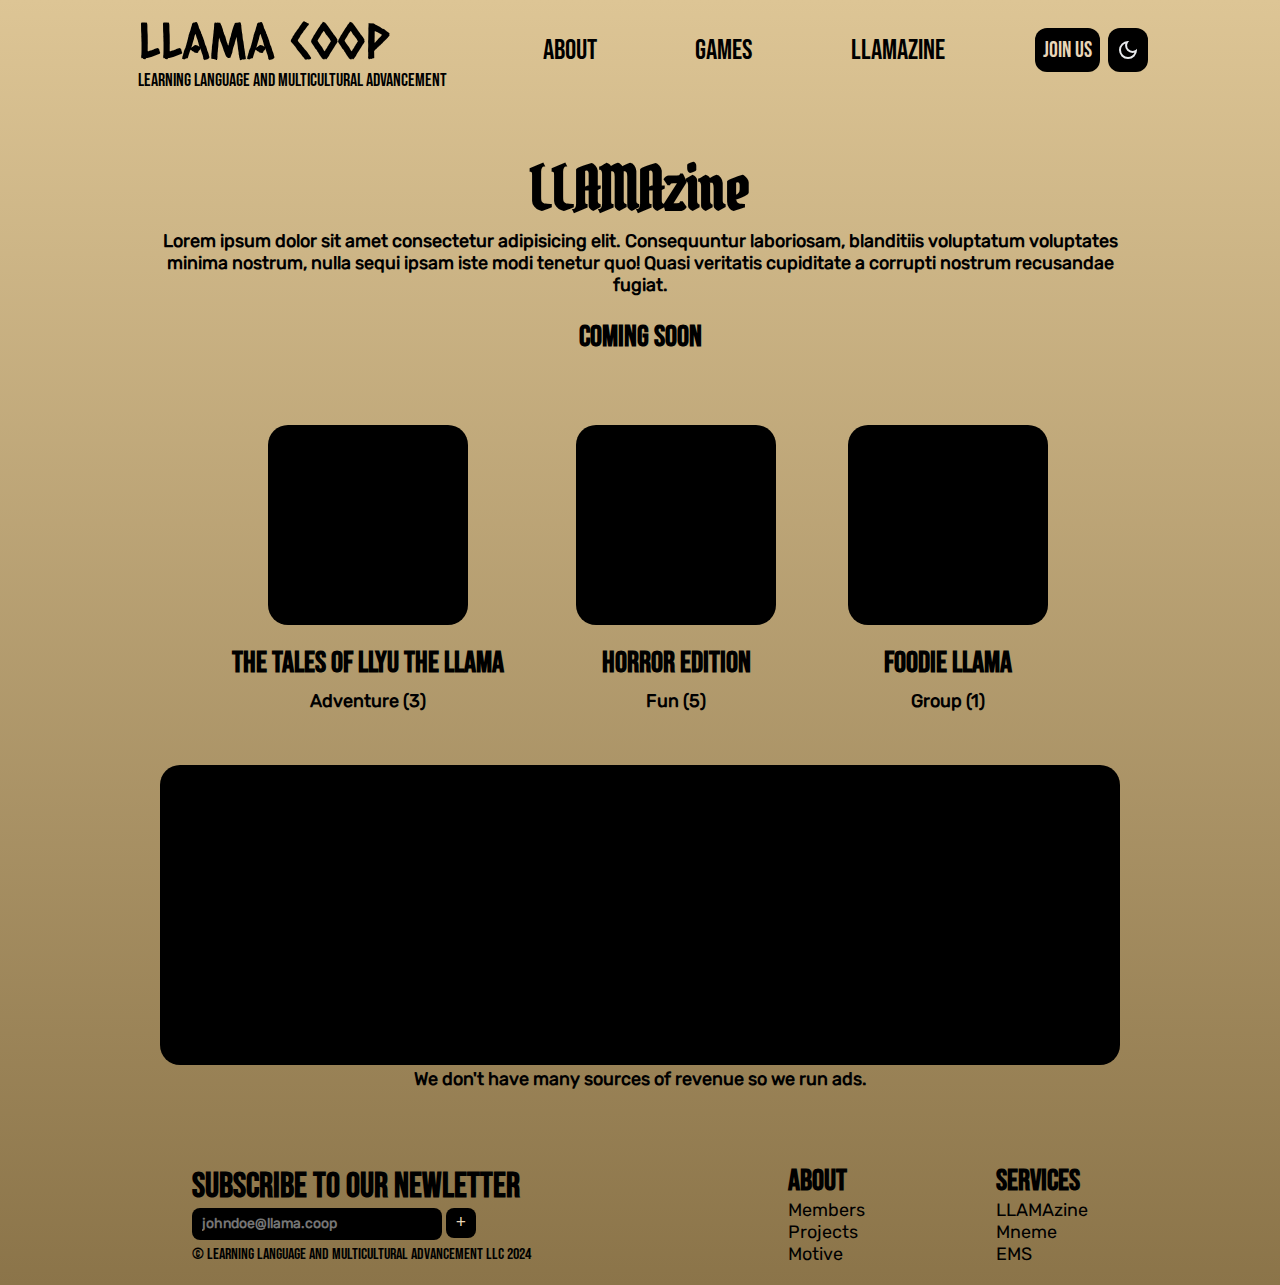
<file: zine.html>
<!DOCTYPE html>
<html lang="en">

<head>
    <meta charset="UTF-8">
    <meta name="viewport" content="width=device-width, initial-scale=1.0">
    <link rel="stylesheet" href="global.css">
    <link rel="stylesheet" href="games.css">
    <title>LLAMAzine | Learning, Langugae And Multicultural Advancement</title>
</head>

<body>
    <header>
        <div class="headLogo">
            <a href="index.html">
                <h1>LLAMA Coop</h1>
                <p>Learning Language And Multicultural Advancement</p>
            </a>
        </div>
        <div>
            <nav>
                <a href="about.html">About</a>
                <a href="games.html">Games</a>
                <a href="zine.html">Llamazine</a>
            </nav>
        </div>
        <div class="headbtns">
            <button class="joinbtn" onclick="window.location.href='membershipform.html'">Join Us</button>
            <button data-theme-toggle><img src="/images/light_mode_24dp_FILL0_wght400_GRAD0_opsz24.svg"
                    id="themebtn"></button>
            <button onclick="menuToggle()" class="hamMenu" id="menubtnbg"><img
                    src="/images/menu_24dp_FILL0_wght400_GRAD0_opsz24.svg" id="menubtn"></button>
        </div>
    </header>

    <main>
        <section class="section section1">
            <div>
                <h2>LLAMAzine</h2>
                <p>Lorem ipsum dolor sit amet consectetur adipisicing elit. Consequuntur laboriosam, blanditiis
                    voluptatum voluptates minima nostrum, nulla sequi ipsam iste modi tenetur quo! Quasi veritatis
                    cupiditate a corrupti nostrum recusandae fugiat.</p>
                    <h3>Coming Soon</h3>
            </div>
        </section>
        <section class="section section2">
            <div class="cards">
                <div class="card">
                    <a href="#"><img src="/images/icons8-arcade-100.png"></a>
                    <h3>The Tales of Llyu the Llama</h3>
                    <p>Adventure (3)</p>
                </div>
                <div class="card">
                    <a href="#"><img src="/images/icons8-arcade-100.png"></a>
                    <h3>Horror Edition</h3>
                    <p>Fun (5)</p>
                </div>
                <div class="card">
                    <a href="#"><img src="/images/icons8-arcade-100.png"></a>
                    <h3>Foodie Llama</h3>
                    <p>Group (1)</p>
                </div>
            </div>
        </section>
        <section class="section section3">
            <!--ADVERTS-->
            <div class="ad"></div>
            <p class="adpara">We don't have many sources of revenue so we run ads.</p>
        </section>
    </main>

    <footer>
        <div class="newsletterform">
            <h2>Subscribe to our Newletter</h2>
            <form>
                <input type="email" id="mail_input" placeholder="johndoe@llama.coop">
                <input type="submit" id="submitbtn" value="+">
            </form>
            <div class="copyright">© Learning Language And Multicultural Advancement LLC 2024</div>
        </div>
        <div class="footerlinks">
            <div class="Col">
                <h3>About</h3>
                <a href="#">Members</a>
                <a href="#">Projects</a>
                <a href="#">Motive</a>
            </div>
            <div class="Col">
                <h3>Services</h3>
                <a href="zine.html">LLAMAzine</a>
                <a href="#">Mneme</a>
                <a href="#">EMS</a>
            </div>
        </div>
    </footer>

    <div id="sideMenu">
        <a href="membershipform.html">Join Us</a>
        <a href="about.html">About</a>
        <a href="games.html">Games</a>
        <a href="zine.html">LLAMAzine</a>
        <img src="/images/llama3.png" id="menullama">
    </div>

    <script src="theme.js"></script>
    <script src="menu.js"></script>
</body>

</html>
</file>
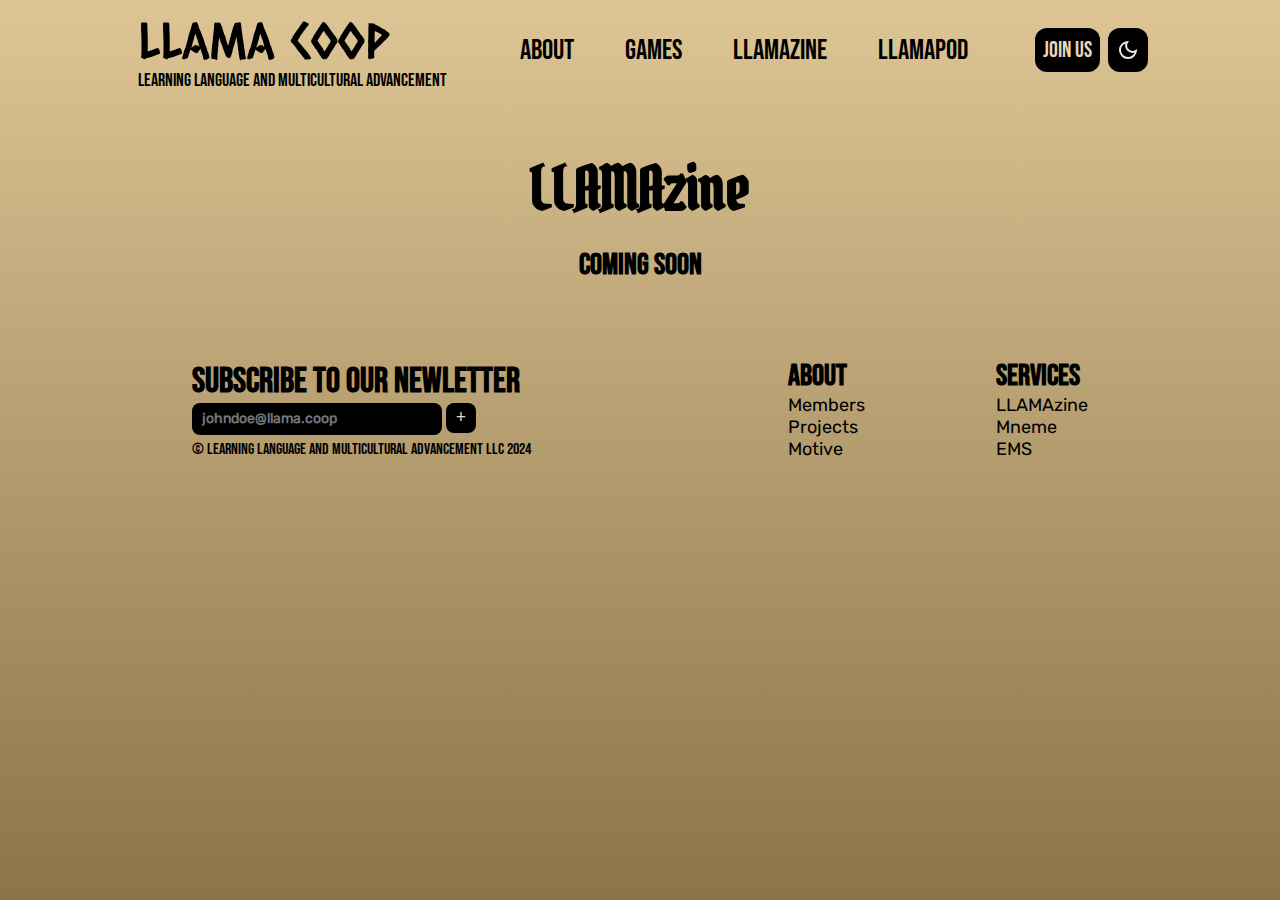
<file: llamazine/articleTemplate.html>
<!DOCTYPE html>
<html lang="en">

<head>
    <meta charset="UTF-8">
    <meta name="viewport" content="width=device-width, initial-scale=1.0">
    <link rel="stylesheet" href="../global.css">
    <link rel="stylesheet" href="../games.css">
    <title>LLAMAzine | Learning, Langugae And Multicultural Advancement</title>
</head>

<body>
    <header>
        <div class="headLogo">
            <a href="../index.html">
                <h1>LLAMA Coop</h1>
                <p>Learning Language And Multicultural Advancement</p>
            </a>
        </div>
        <div>
            <nav>
                <a href="../about.html">About</a>
                <a href="../games.html">Games</a>
                <a href="../zine.html">Llamazine</a>
                <a href="../pod.html">Llamapod</a>
            </nav>
        </div>
        <div class="headbtns">
            <button class="joinbtn" onclick="window.location.href='../membershipform.html'">Join Us</button>
            <button data-theme-toggle>
                <img src="../images/light_mode_24dp_FILL0_wght400_GRAD0_opsz24.svg" id="themebtn">
            </button>
            <button onclick="menuToggle()" class="hamMenu" id="menubtnbg">
                <img src="../images/menu_24dp_FILL0_wght400_GRAD0_opsz24.svg" id="menubtn">
            </button>
        </div>
    </header>

    <main>
        <section>
            <h2>LLAMAzine</h2>
            <h3>Coming soon</h3>
        </section>
    </main>

    <footer>
        <div class="newsletterform">
            <h2>Subscribe to our Newletter</h2>
            <form>
                <input type="email" id="mail_input" placeholder="johndoe@llama.coop">
                <input type="submit" id="submitbtn" value="+">
            </form>
            <div class="copyright">© Learning Language And Multicultural Advancement LLC 2024</div>
        </div>
        <div class="footerlinks">
            <div class="Col">
                <h3>About</h3>
                <a href="#">Members</a>
                <a href="#">Projects</a>
                <a href="#">Motive</a>
            </div>
            <div class="Col">
                <h3>Services</h3>
                <a href="zine.html">LLAMAzine</a>
                <a href="#">Mneme</a>
                <a href="#">EMS</a>
            </div>
        </div>
    </footer>

    <div id="sideMenu">
        <a href="../membershipform.html">Join Us</a>
        <a href="../about.html">About</a>
        <a href="../games.html">Games</a>
        <a href="../zine.html">LLAMAzine</a>
        <a href="../pod.html">Llamapod</a>
        <img src="../images/llama3.png" id="menullama">
    </div>

    <script src="../theme.js"></script>
    <script src="../menu.js"></script>
</body>

</html>
</file>
<file: global.css>
@font-face {
  font-family: "Jacquard";
  font-weight: normal;
  font-style: normal;
  src: url("/fonts/Jacquard_12/Jacquard12-Regular.ttf");
}

@font-face {
  font-family: "Danfo";
  font-weight: normal;
  font-style: normal;
  src: url("/fonts/Danfo/Danfo-Regular-VariableFont_ELSH.ttf");
}

@font-face {
  font-family: "Bebas_Neue";
  font-weight: normal;
  font-style: normal;
  src: url("/fonts/Bebas_Neue/BebasNeue-Regular.ttf");
}

@font-face {
  font-family: "Roboto";
  font-weight: normal;
  font-style: normal;
  src: url("/fonts/Rubik/Rubik-VariableFont_wght.ttf");
}

@font-face {
  font-family: "PirateOne";
  font-weight: normal;
  font-style: normal;
  src: url("/fonts/Pirata_One/PirataOne-Regular.ttf");
}

@font-face {
  font-family: "Ceasar_Dressing";
  font-weight: normal;
  font-style: normal;
  src: url("/fonts/Caesar_Dressing/CaesarDressing-Regular.ttf");
}

* {
  margin: 0px;
  padding: 0px;
  font-family: Sofia Sans;
  transition: 0.5s ease-in-out;
}

:root {
  --bg: #e9d6b8;
  --g1: linear-gradient(#ddc595, #8b7449);
  --tc: black;
  --lc: ;
  --btc: #e9d6b8;
  --invert: invert(100%);
  --invertoff: invert(0%);
  /*Link-Colour*/
}

[data-theme="light"] {
  --bg: #e9d6b8;
  --g1: linear-gradient(#ddc595, #8b7449);
  --tc: black;
  --lc: ;
  --btc: #e9d6b8;
  --invert: invert(100%);
  --invertoff: invert(0%);
  /*Link-Colour*/
}

[data-theme="dark"] {
  --bg: #e9d6b8;
  --g1: linear-gradient(black, #4a3d28);
  --tc: white;
  --lc: ;
  --btc: black;
  --invert: invert(0%);
  --invertoff: invert(100%);
  /*Link-Colour*/
}

a {
  text-decoration: none;
}

body {
  background-image: var(--g1);
  min-height: 100vh;
  overflow-x: hidden;
}

/*Removing the scrollbar*/
body::-webkit-scrollbar {
  display: none;
}

/*Header*/
header {
  display: flex;
  width: 80%;
  margin: auto;
  justify-content: space-between;
  align-items: center;
  height: 100px;
  min-width: 950px;
}

.headLogo h1 {
  font-weight: 500;
  font-size: 50px;
  color: var(--tc);
  padding: 0px 10px;
  margin-top: 10px;
  border-radius: 10px 10px 0px 0px;
  font-family: Ceasar_Dressing;
}

.headLogo p {
  color: var(--tc);
  padding: 0px 10px 10px 10px;
  border-radius: 0px 0px 10px 10px;
  font-size: 18px;
  font-weight: 500;
  font-family: Bebas_Neue;
}

nav {
  width: max-content;
  min-width: 500px;
  display: flex;
}

nav a {
  text-decoration: none;
  color: var(--tc);
  margin: auto;
  font-weight: 500;
  font-size: 28px;
  font-family: Bebas_Neue;
}

.hamMenu {
  display: none;
  z-index: 1;
}

.headbtns {
  display: flex;
  align-items: center;
  justify-content: space-evenly;
}

button {
  display: flex;
  align-items: center;
}

.headbtns button {
  border: none;
  padding: 8px;
  border-radius: 12px;
  background-color: var(--tc);
  color: var(--btc);
  font-size: 22px;
  font-family: Bebas_Neue;
  margin: 0px 4px;
  height: 44px;
}

/*BODY*/
main {
  width: 75%;
  margin: auto;
  display: flex;
  flex-direction: column;
  min-width: 900px;
}

.section {
  display: flex;
  align-items: center;
  margin: 50px auto;
}

.cards-section {
  margin: 40px 0px !important;
}

.cards-section h2 {
  margin: 20px auto;
}

.member img {
  border-radius: 20px;
  border: 3px solid var(--tc);
}

.section h2 {
  font-size: 60px;
  font-family: PirateOne;
  color: var(--tc);
}

.section p {
  font-size: 18px;
  font-family: Roboto;
  font-weight: 600;
  color: var(--tc);
  padding: 0.2rem 0;
}

/*SECTION 1*/
.section1_content {
  width: 60%;
  margin: auto;
  display: flex;
  flex-direction: column;
  justify-content: space-between;
  align-items: center;
  height: auto;
}

.section1_text {
  margin: 0px 0px 30px 0px;
}

.section1 img {
  margin: auto;
  width: 20%;
  min-width: 280px;
  margin: 15px;
  border-radius: 20px;
}

#introLinks {
  display: flex;
  justify-content: space-between;
  align-items: center;
  width: 80%;
}

#introLinks div {
  display: flex;
  align-items: center;
  justify-content: center;
}

#introLinks a {
  text-decoration: none;
  color: var(--btc);
  background-color: var(--tc);
  border-radius: 8px;
  display: flex;
  align-items: center;
  justify-content: center;
}

.productsbtns a {
  color: var(--btc);
  font-size: 20px;
  font-family: Bebas_Neue;
  padding: 10px;
  margin: 0px 15px;
}

.mediabtns a {
  padding: 5px;
  margin: 0px 5px;
  width: 30px;
  height: 30px;
}

.mediabtns a svg {
  filter: var(--invert);
}

/*SECTION 3*/
.section-para {
  margin: auto;
  width: 45%;
  min-height: 200px;
  height: max-content;
  background-color: var(--tc);
  padding: 20px;
  border-radius: 8px;
}

.section-para ul li {
  font-family: Roboto;
  display: flex;
  align-items: center;
  font-size: 18px;
}

.section-para ul,
.section-para h2 {
  color: var(--btc);
}

.section-links {
  width: 50%;
  margin: auto;
  min-width: 450px;
  height: max-content;
}

.venture-links,
.social-links {
  display: flex;
  flex-direction: row;
  align-items: center;
  width: 100%;
  margin: auto;
}

.venture-links section,
.social-links section {
  border-radius: 8px;
  background-color: var(--tc);
  margin: 5px auto;
}

.venture-links section a {
  width: 100%;
  display: flex;
  justify-content: center;
  align-items: center;
}

.venture-links p {
  text-align: center;
  color: var(--btc);
}

.linkimg {
  margin: auto;
}

.social-links section svg,
.venture-links section img {
  filter: var(--invert);
}

.venture-links section {
  height: 150px;
  width: 45%;
}

.social-links svg {
  width: 50px;
  height: 50px;
}

.social-links section a {
  display: flex;
  align-items: center;
  justify-content: center;
}

.project a {
  color: var(--btc);
  font-size: 60px;
  font-family: PirateOne;
}

/*FOOTER*/
footer {
  width: 100%;
  display: flex;
  align-items: center;
  padding: 20px;
  align-items: center;
  justify-content: space-between;
  width: 70%;
  margin: auto;
  min-width: 850px;
}

.newsletterform h2 {
  font-family: Bebas_Neue;
  font-size: 35px;
  color: var(--tc);
}

#mail_input {
  height: 30px;
  width: 230px;
  border: none;
  border-radius: 8px;
  background-color: var(--tc);
  color: var(--btc);
  padding: 1px 10px;
  font-size: 14px;
  font-weight: 600;
  font-family: Roboto;
}

#submitbtn {
  width: 30px;
  height: 30px;
  border: none;
  border-radius: 8px;
  background-color: var(--tc);
  color: var(--btc);
  font-size: 18px;
  font-weight: 800;
}

.footerlinks {
  display: flex;
  min-width: 300px;
  align-items: center;
  justify-content: space-between;
}

.footerlinks h3 {
  font-family: Bebas_Neue;
  font-size: 30px;
  color: var(--tc);
}

.footerlinks a {
  text-decoration: none;
  font-size: 18px;
  font-weight: 500;
  color: var(--tc);
  font-family: Roboto;
}

.Col {
  display: flex;
  flex-direction: column;
}

.copyright {
  margin-top: 5px;
  font-size: 16px;
  font-family: Bebas_Neue;
  color: var(--tc);
}

/*SIDE MENU*/
#sideMenu {
  width: 100%;
  height: 100vh;
  background-color: var(--btc);
  position: fixed;
  z-index: 0;
  top: 0;
  left: 0;
  display: flex;
  flex-direction: column;
  align-items: center;
  justify-content: space-evenly;
  opacity: 0%;
  transition: 0.5s ease-in-out;
  display: none;
}

#sideMenu a {
  text-decoration: none;
  color: var(--tc);
  font-family: Bebas_Neue;
  font-size: 40px;
  width: 100%;
  text-align: center;
}

#menullama {
  width: 250px;
}

/*TABLET VIEW*/
@media only screen and (max-width: 1020px) {
  header {
    min-width: 750px;
  }

  nav {
    display: none;
  }

  .hamMenu {
    display: inline;
  }

  .hamMenu img {
    filter: var(--invertoff);
  }

  main {
    width: 90%;
    margin: auto;
    min-width: 650px;
  }

  .section1 img {
    min-width: 200px;
  }

  .section h2 {
    font-size: 50px;
  }

  .section p {
    font-size: 18px;
  }

  .section2 {
    width: 95%;
  }

  .section-links {
    min-width: 350px;
  }

  footer {
    min-width: 700px;
  }

  #sideMenu {
    display: flex;
    z-index: -1;
  }
}

/*PHONES*/
@media only screen and (max-width: 760px) {
  header {
    width: 95%;
    min-width: 200px;
  }

  .headLogo h1 {
    font-weight: 500;
    font-size: 35px;
  }

  .headLogo p {
    font-size: 12px;
    font-weight: 500;
  }

  .headbtns button {
    padding: 8px;
    font-size: 18px;
    font-family: Bebas_Neue;
  }

  .joinbtn {
    display: none;
  }

  main {
    width: 90%;
    min-width: 200px;
  }

  .section h2 {
    font-size: 45px;
  }

  .section p {
    font-size: 18px;
  }

  .section1_content {
    width: 95%;
  }

  .section1 {
    flex-direction: column;
    height: auto;
    width: 90%;
  }

  .section1 img {
    min-width: 200px;
    width: 100%;
  }

  #introLinks {
    flex-direction: column;
  }

  .productsbtns a,
  .mediabtns a {
    margin: 10px 5px;
  }

  .section2 {
    width: 90%;
  }

  .section3 {
    flex-direction: column;
  }

  .section-para {
    width: 90%;
  }

  .section-para h2 {
    font-size: 40px;
  }

  .section-links {
    min-width: 250px;
    width: 100%;
  }

  .social-links {
    width: 100%;
    justify-content: space-between;
  }

  .social-links section {
    margin: 5px 0px;
  }

  footer {
    width: 90%;
    min-width: 200px;
    flex-direction: column;
  }

  .newsletterform {
    margin: 10px 0px;
  }
}
</file>
<file: games.css>
section {
    margin: 50px auto;
}

section h2,
section p {
    text-align: center;
    font-size: 60px;
    font-family: PirateOne;
    color: var(--tc);
}

section h3 {
    font-family: Bebas_Neue;
    font-size: 30px;
    text-align: center;
    margin: 20px auto 5px auto;
    color: var(--tc);
}

.section2 {
    margin: 0px;
    flex-direction: column;
}

.section3 {
    display: flex;
    flex-direction: column;
    width: 100%;
}

.ad {
    border-radius: 20px;
    width: 100%;
    height: 300px;
    background-color: var(--tc);
}

.cards {
    display: flex;
    align-items: center;
    justify-content: space-evenly;
    width: 100%;
    flex-wrap: wrap;
}

.card a {
    display: flex;
    align-items: center;
    justify-content: center;
    width: 200px;
    height: 200px;
    background-color: var(--tc);
    border-radius: 20px;
    margin: 15px auto;
}

.card img {
    width: 100%;
    height: 100%;
    object-fit: cover;
    overflow: hidden;
    margin: auto;
}

.card h3 {
    font-family: Bebas_Neue;
    font-size: 30px;
}

.card p {
    font-family: Roboto;
}

#membershipform {
    display: flex;
    flex-direction: column;
    width: 75%;
}

#membershipform label,
#membershipform input, #membershipform button {
    color: var(--tc);
    font-family: Bebas_Neue;
    font-size: 25px;
}

#membershipform input, #membershipform textarea, #membershipform button {
    font-size: 20px;
    border-radius: 8px;
    background-color: var(--tc);
    color: var(--btc);
    padding: 2px 15px;
    margin-bottom: 15px;
}

/*PHONES*/
@media only screen and (max-width:760px) {
    .cards {
        flex-direction: column;
    }

    .card {
        margin: 20px 0px;
    }
}
</file>
